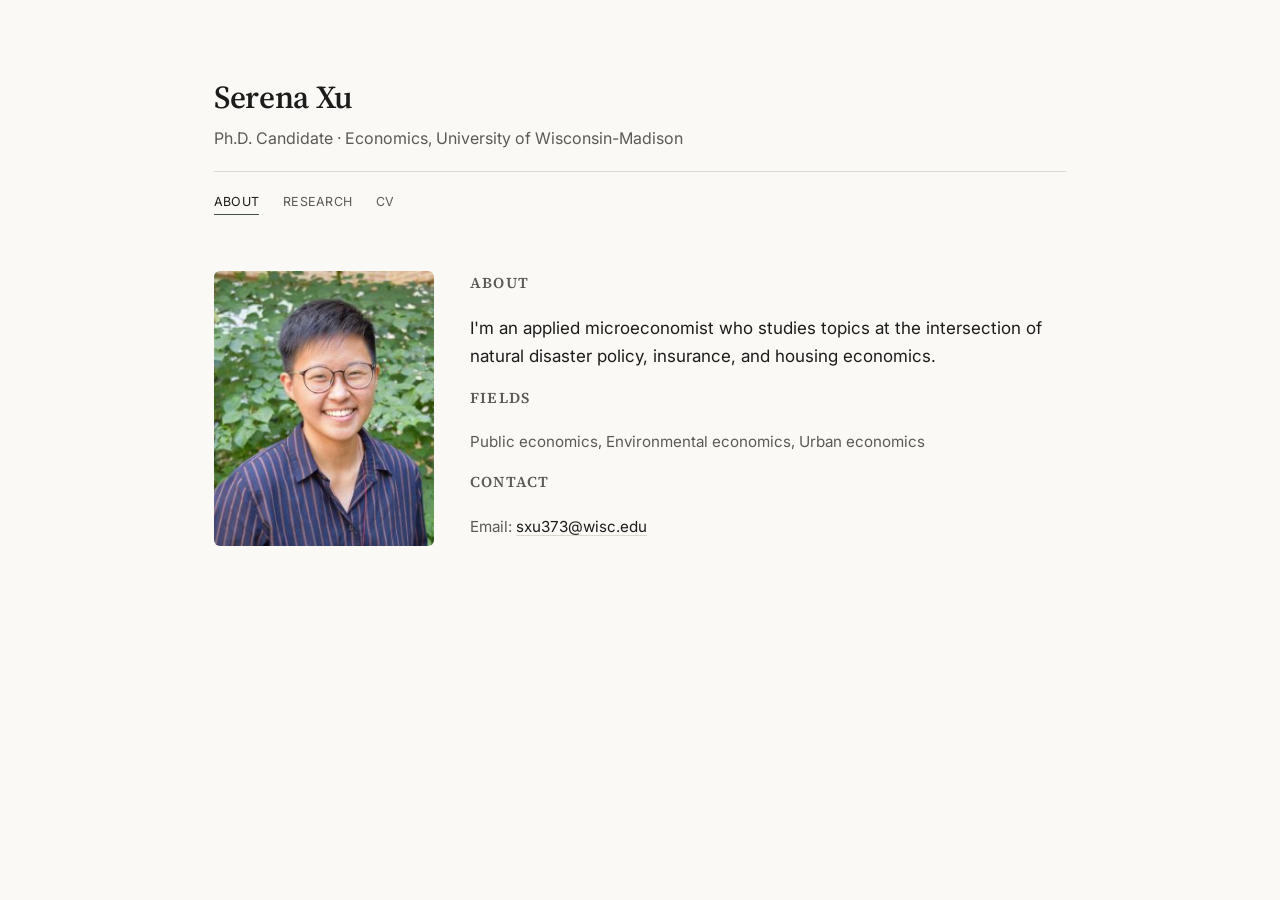
<file: index.html>
<!DOCTYPE html>
<html lang="en">
<head>
<meta charset="UTF-8">
<meta name="viewport" content="width=device-width, initial-scale=1.0">
<title>Serena Xu</title>
<meta name="description" content="Academic homepage of Serena Xu.">
<link rel="preconnect" href="https://fonts.googleapis.com">
<link rel="preconnect" href="https://fonts.gstatic.com" crossorigin>
<link href="https://fonts.googleapis.com/css2?family=Source+Serif+4:wght@400;600&family=Inter:wght@400;500&display=swap" rel="stylesheet">
<link rel="stylesheet" href="style.css">
</head>
<body>
<div class="wrap">

  <header class="site-header">
    <h1>Serena Xu</h1>
    <p class="role">Ph.D. Candidate · Economics, University of Wisconsin-Madison</p>
    <nav class="site-nav">
      <a href="index.html" aria-current="page">About</a>
      <a href="research.html">Research</a>
      <a href="CV.pdf">CV</a>
    </nav>
  </header>

  <section id="about">
    <div class="about-block">
      <img class="about-photo" src="headshot.jpg">
      <div class="about-text">
        <h2 class="section-title">About</h2>
        <p>
          I'm an applied microeconomist who studies topics at the intersection of natural disaster policy, insurance, and housing economics.
        </p>
        <h2 class="section-title">Fields</h2>
        <ul class="contact-list">
          <span>Public economics, Environmental economics, Urban economics</span>
        </ul>
        <p></p>
        <h2 class="section-title">Contact</h2>
        <ul class="contact-list">
          <span>Email: </span> <a href="mailto:sxu373@wisc.edu">sxu373@wisc.edu</a>
        </ul>
      </div>
    </div>
  </section>

</div>
</body>
</html>
</file>
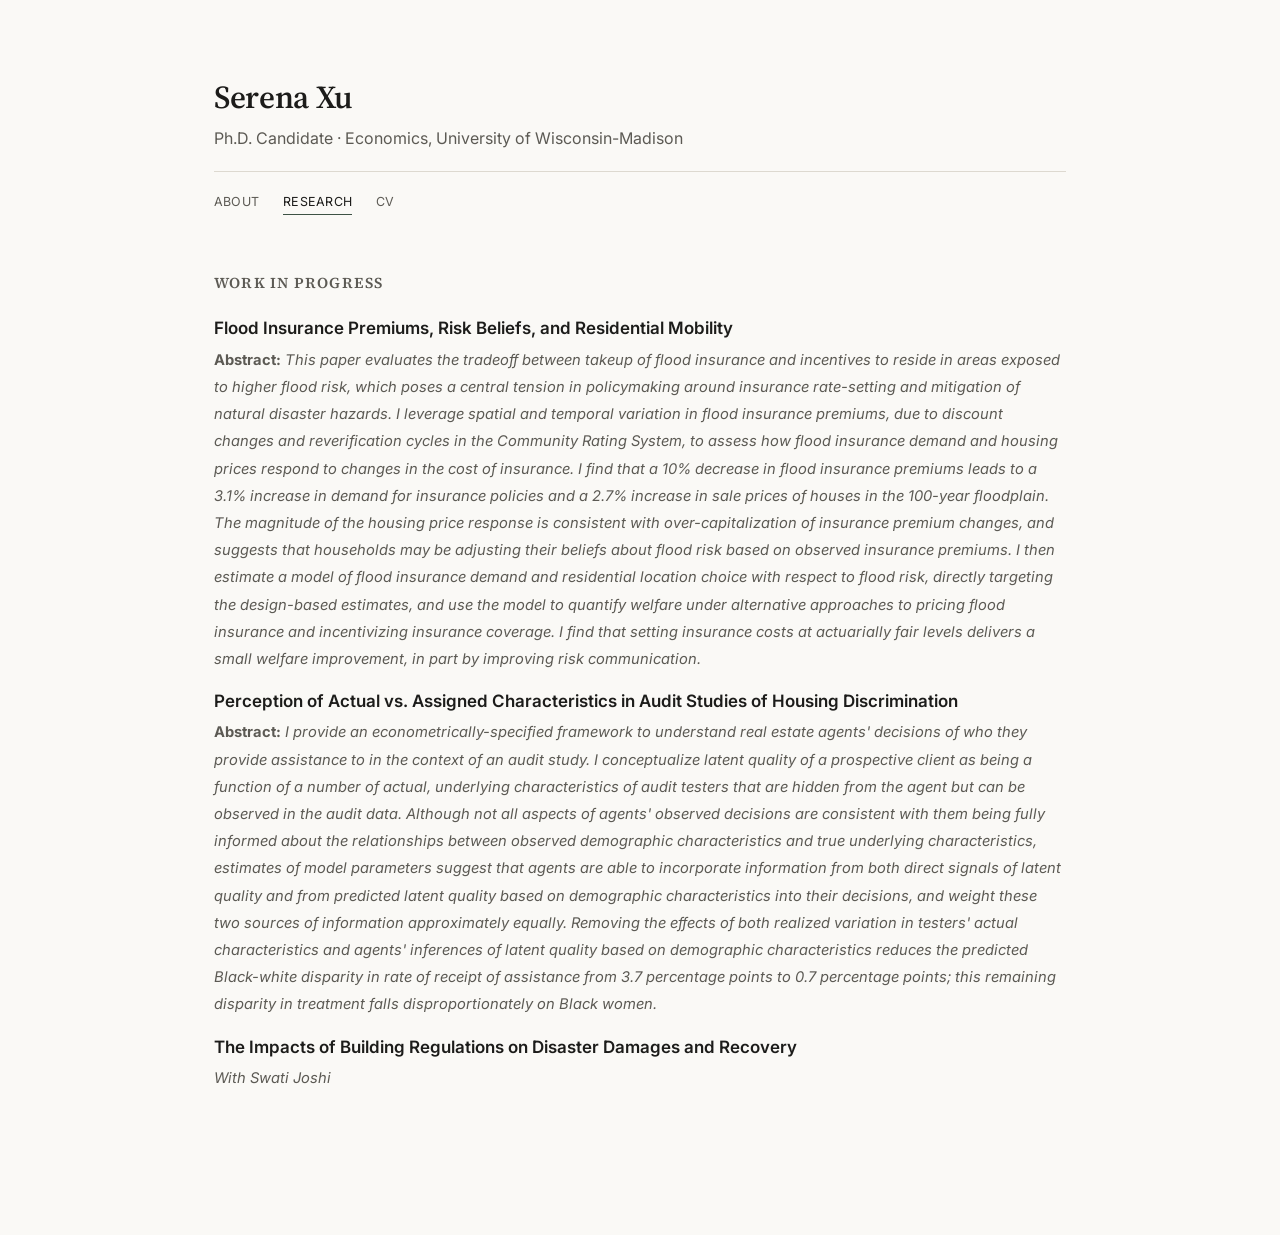
<file: research.html>
<!DOCTYPE html>
<html lang="en">
<head>
<meta charset="UTF-8">
<meta name="viewport" content="width=device-width, initial-scale=1.0">
<title>Research — Serena Xu</title>
<link rel="preconnect" href="https://fonts.googleapis.com">
<link rel="preconnect" href="https://fonts.gstatic.com" crossorigin>
<link href="https://fonts.googleapis.com/css2?family=Source+Serif+4:wght@400;600&family=Inter:wght@400;500&display=swap" rel="stylesheet">
<link rel="stylesheet" href="style.css">
</head>
<body>
<div class="wrap">

  <header class="site-header">
    <h1>Serena Xu</h1>
    <p class="role">Ph.D. Candidate · Economics, University of Wisconsin-Madison</p>
    <nav class="site-nav">
      <a href="index.html">About</a>
      <a href="research.html" aria-current="page">Research</a>
      <a href="CV.pdf">CV</a>
    </nav>
  </header>

  <section>
    <h2 class="section-title">Work In Progress</h2>
    <ul class="pub-list">
      <div class="pub-item">
        <span class="pub-title">Flood Insurance Premiums, Risk Beliefs, and Residential Mobility</span>
        <span class="pub-meta"><strong>Abstract:</strong> <em>This paper evaluates the tradeoff between takeup of flood insurance and incentives to reside in areas exposed to higher flood risk, which poses a central tension in policymaking around insurance rate-setting and mitigation of natural disaster hazards. I leverage spatial and temporal variation in flood insurance premiums, due to discount changes and reverification cycles in the Community Rating System, to assess how flood insurance demand and housing prices respond to changes in the cost of insurance. I find that a 10% decrease in flood insurance premiums leads to a 3.1% increase in demand for insurance policies and a 2.7% increase in sale prices of houses in the 100-year floodplain. The magnitude of the housing price response is consistent with over-capitalization of insurance premium changes, and suggests that households may be adjusting their beliefs about flood risk based on observed insurance premiums. I then estimate a model of flood insurance demand and residential location choice with respect to flood risk, directly targeting the design-based estimates, and use the model to quantify welfare under alternative approaches to pricing flood insurance and incentivizing insurance coverage. I find that setting insurance costs at actuarially fair levels delivers a small welfare improvement, in part by improving risk communication.</em></span>
        <!-- <div class="pub-links">
          <a href="#">PDF</a>
        </div> -->
      </div>

      <div class="pub-item">
        <span class="pub-title">Perception of Actual vs. Assigned Characteristics in Audit Studies of Housing Discrimination</span>
        <span class="pub-meta"><strong>Abstract:</strong> <em>I provide an econometrically-specified framework to understand real estate agents' decisions of who they provide assistance to in the context of an audit study. I conceptualize latent quality of a prospective client as being a function of a number of actual, underlying characteristics of audit testers that are hidden from the agent but can be observed in the audit data. Although not all aspects of agents' observed decisions are consistent with them being fully informed about the relationships between observed demographic characteristics and true underlying characteristics, estimates of model parameters suggest that agents are able to incorporate information from both direct signals of latent quality and from predicted latent quality based on demographic characteristics into their decisions, and weight these two sources of information approximately equally. Removing the effects of both realized variation in testers' actual characteristics and agents' inferences of latent quality based on demographic characteristics reduces the predicted Black-white disparity in rate of receipt of assistance from 3.7 percentage points to 0.7 percentage points; this remaining disparity in treatment falls disproportionately on Black women.</em></span>
        <span></span>
      </div>
      
      <div class="pub-item">
        <span class="pub-title">The Impacts of Building Regulations on Disaster Damages and Recovery</span>
        <span class="pub-meta"><em>With Swati Joshi</em></span>
        <span></span>
      </div>
  </section>

</div>
</body>
</html>
</file>
<file: style.css>
/* ============================================
   Academic site — minimal template
   Edit the values below to change the whole look.
   ============================================ */

:root {
  --bg: #faf9f6;
  --ink: #1c1c1a;
  --ink-soft: #5c5a54;
  --rule: #ddd9d0;
  --accent: #3d5245; /* used sparingly: links, hover, one rule */

  --serif: "Source Serif 4", Georgia, "Times New Roman", serif;
  --sans: "Inter", -apple-system, BlinkMacSystemFont, "Segoe UI", sans-serif;

  --measure: 900px;
}

@media (prefers-color-scheme: dark) {
  :root {
    --bg: #16160f;
    --ink: #e9e7e0;
    --ink-soft: #a6a397;
    --rule: #33322a;
    --accent: #8fae9c;
  }
}

* { box-sizing: border-box; }

html { -webkit-text-size-adjust: 100%; }

body {
  margin: 0;
  background: var(--bg);
  color: var(--ink);
  font-family: var(--sans);
  font-size: 17px;
  line-height: 1.6;
  -webkit-font-smoothing: antialiased;
}

a {
  color: var(--ink);
  text-decoration: underline;
  text-decoration-color: var(--rule);
  text-underline-offset: 3px;
  transition: color 0.15s ease, text-decoration-color 0.15s ease;
}

a:hover, a:focus-visible {
  color: var(--accent);
  text-decoration-color: var(--accent);
}

a:focus-visible, button:focus-visible {
  outline: 2px solid var(--accent);
  outline-offset: 3px;
}

.wrap {
  max-width: var(--measure);
  margin: 0 auto;
  padding: 4.5rem 1.5rem 6rem;
}

/* ---- Header / identity ---- */

.site-header {
  margin-bottom: 3.5rem;
}

.site-header h1 {
  font-family: var(--serif);
  font-weight: 600;
  font-size: 2rem;
  margin: 0 0 0.15rem;
  letter-spacing: -0.01em;
}

.site-header .role {
  color: var(--ink-soft);
  font-size: 1rem;
  margin: 0 0 1.25rem;
}

nav.site-nav {
  display: flex;
  gap: 1.5rem;
  font-size: 0.9rem;
  padding-top: 1.25rem;
  border-top: 1px solid var(--rule);
}

nav.site-nav a {
  text-decoration: none;
  color: var(--ink-soft);
  letter-spacing: 0.02em;
  text-transform: uppercase;
  font-size: 0.78rem;
}

nav.site-nav a:hover,
nav.site-nav a[aria-current="page"] {
  color: var(--ink);
}

nav.site-nav a[aria-current="page"] {
  border-bottom: 1px solid var(--accent);
  padding-bottom: 2px;
}

/* ---- Section rhythm ---- */

section { margin-bottom: 3rem; }

.about-block {
  display: flex;
  gap: 2.25rem;
  align-items: flex-start;
}

.about-photo {
  width: 220px;
  height: 275px;
  object-fit: cover;
  border-radius: 6px;
  flex-shrink: 0;
  background: var(--rule);
}

.about-text { min-width: 0; }

h2.section-title {
  font-family: var(--serif);
  font-size: 0.95rem;
  font-weight: 600;
  text-transform: uppercase;
  letter-spacing: 0.08em;
  color: var(--ink-soft);
  margin: 0 0 1.25rem;
}

p { margin: 0 0 1rem; }

/* ---- Publications list ---- */

.pub-list {
  list-style: none;
  margin: 0;
  padding: 0;
}

.pub-item{
  margin-bottom: 16px;
}

.pub-list li {
  padding: 1rem 0;
  border-top: 1px solid var(--rule);
  display: grid;
  grid-template-columns: 3.4rem 1fr;
  gap: 1rem;
}

.pub-list li:last-child { border-bottom: 1px solid var(--rule); }

.pub-year {
  font-family: var(--serif);
  color: var(--ink-soft);
  font-size: 0.9rem;
  padding-top: 0.15rem;
}

.pub-title {
  font-weight: 600;
  display: block;
  margin-bottom: 0.2rem;
}

.pub-meta {
  color: var(--ink-soft);
  font-size: 0.92rem;
}

.pub-links {
  font-size: 0.85rem;
  margin-top: 0.35rem;
}

.pub-links a { margin-right: 1rem; }

/* ---- CV / timeline blocks ---- */

.entry {
  padding: 1rem 0;
  border-top: 1px solid var(--rule);
  display: grid;
  grid-template-columns: 6.5rem 1fr;
  gap: 1rem;
}

.entry:last-child { border-bottom: 1px solid var(--rule); }

.entry-date {
  color: var(--ink-soft);
  font-size: 0.88rem;
  padding-top: 0.1rem;
}

.entry-title { font-weight: 600; margin: 0 0 0.15rem; }
.entry-org { color: var(--ink-soft); font-size: 0.95rem; margin: 0; }

/* ---- Contact / footer ---- */

.contact-list {
  list-style: none;
  margin: 0;
  padding: 0;
  font-size: 0.95rem;
}

.contact-list li { margin-bottom: 0.4rem; }
.contact-list span {
  display: inline-block;
  color: var(--ink-soft);
}

footer.site-footer {
  margin-top: 4rem;
  padding-top: 1.5rem;
  border-top: 1px solid var(--rule);
  color: var(--ink-soft);
  font-size: 0.82rem;
}

/* ---- Utility ---- */

.download-btn {
  display: inline-block;
  border: 1px solid var(--ink);
  padding: 0.5rem 1rem;
  font-size: 0.85rem;
  text-decoration: none;
  margin-top: 0.5rem;
}

.download-btn:hover {
  background: var(--ink);
  color: var(--bg);
}

@media (max-width: 480px) {
  .wrap { padding: 3rem 1.25rem 4rem; }
  .pub-list li, .entry { grid-template-columns: 1fr; gap: 0.25rem; }
  nav.site-nav { flex-wrap: wrap; row-gap: 0.5rem; }
  .about-block { flex-direction: column; gap: 1.25rem; }
  .about-photo { width: 140px; height: 175px; }
}

@media (prefers-reduced-motion: reduce) {
  * { transition: none !important; }
}
</file>
